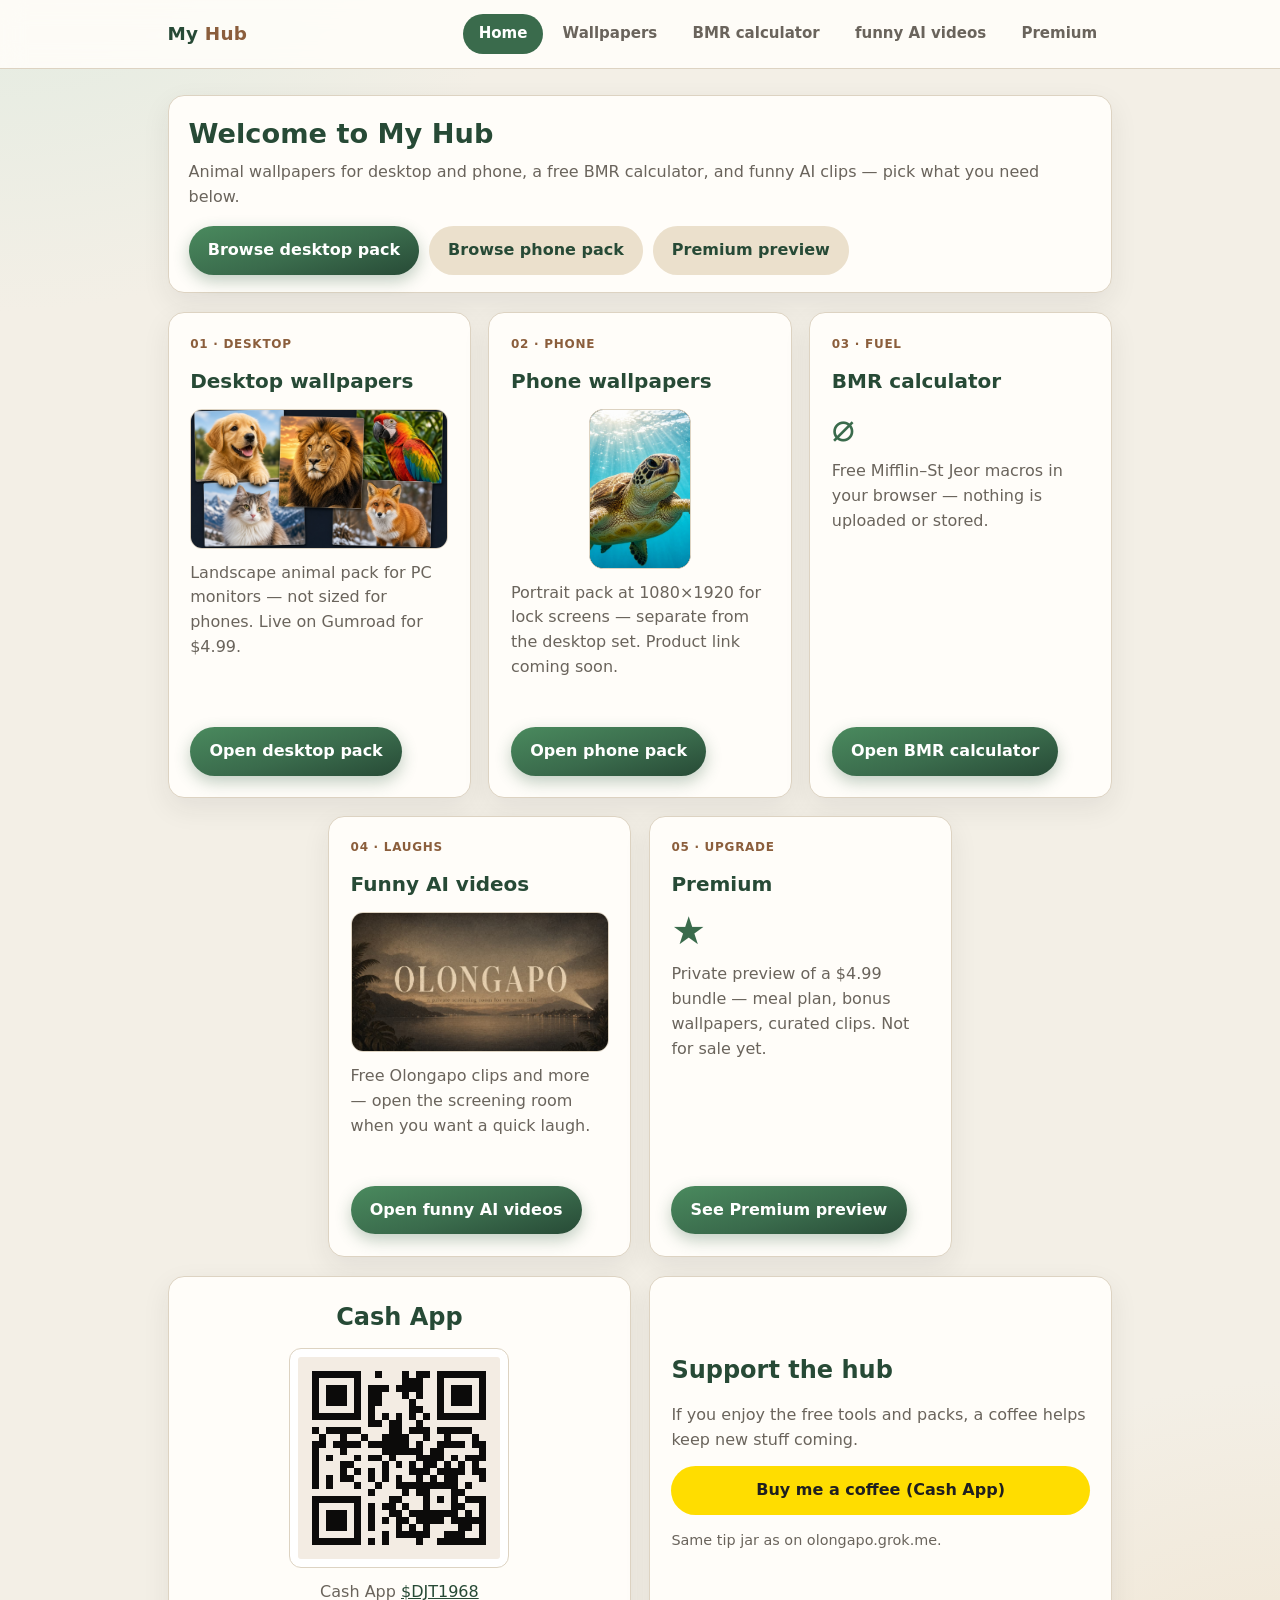
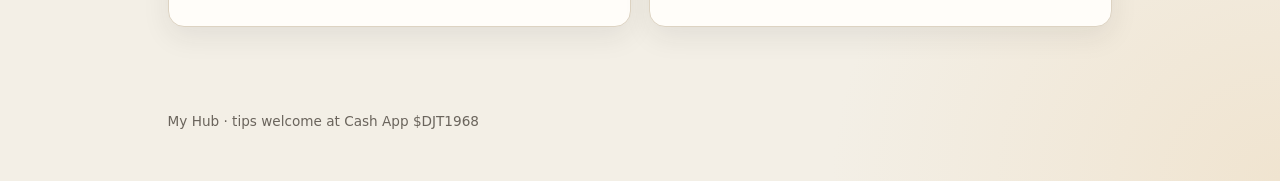
<file: index.html>
<!DOCTYPE html>
<html lang="en">
<head>
  <meta charset="UTF-8" />
  <meta name="viewport" content="width=device-width, initial-scale=1" />
  <title>Home · My Hub</title>
  <link rel="stylesheet" href="css/styles.css" />
</head>
<body>
  <header class="site-header">
    <div class="nav-wrap">
      <a class="brand" href="index.html">My <span>Hub</span></a>
      <button class="nav-toggle" type="button" aria-expanded="false" aria-controls="site-nav">Menu</button>
      <ul class="nav-links" id="site-nav">
        <li><a class="active" href="index.html">Home</a></li>
        <li><a href="wallpapers.html">Wallpapers</a></li>
        <li><a href="calculator.html">BMR calculator</a></li>
        <li><a href="videos.html">funny AI videos</a></li>
        <li><a href="premium.html">Premium</a></li>
      </ul>
    </div>
  </header>
  <main>
    <section class="hero-card hero-compact">
      <p class="hook" style="margin-top:0">Welcome to My Hub</p>
      <p class="lead">Animal wallpapers for desktop and phone, a free BMR calculator, and funny AI clips — pick what you need below.</p>
      <div class="hero-actions">
        <a class="btn btn-primary" href="wallpapers.html">Browse desktop pack</a>
        <a class="btn btn-ghost" href="phone-wallpapers.html">Browse phone pack</a>
        <a class="btn btn-ghost" href="premium.html">Premium preview</a>
      </div>
    </section>

    <section class="feature-grid feature-grid-home" aria-label="Main sections">
      <article class="card feature-card feature-wallpapers">
        <p class="feature-kicker">01 · Desktop</p>
        <h2 class="feature-title">Desktop wallpapers</h2>
        <img class="feature-thumb" src="assets/animal-wallpapers-cover.jpg" alt="Desktop animal wallpapers preview" />
        <p class="lead">Landscape animal pack for PC monitors — not sized for phones. Live on Gumroad for $4.99.</p>
        <a class="btn btn-primary" href="wallpapers.html">Open desktop pack</a>
      </article>

      <article class="card feature-card feature-phone">
        <p class="feature-kicker">02 · Phone</p>
        <h2 class="feature-title">Phone wallpapers</h2>
        <img class="feature-thumb feature-thumb-phone" src="assets/phone/phone-01-turtle.jpg" alt="Phone animal wallpapers preview" />
        <p class="lead">Portrait pack at 1080×1920 for lock screens — separate from the desktop set. Product link coming soon.</p>
        <a class="btn btn-primary" href="phone-wallpapers.html">Open phone pack</a>
      </article>

      <article class="card feature-card feature-bmr">
        <p class="feature-kicker">03 · Fuel</p>
        <h2 class="feature-title">BMR calculator</h2>
        <p class="feature-icon" aria-hidden="true">⌀</p>
        <p class="lead">Free Mifflin–St Jeor macros in your browser — nothing is uploaded or stored.</p>
        <a class="btn btn-primary" href="calculator.html">Open BMR calculator</a>
      </article>

      <article class="card feature-card feature-videos">
        <p class="feature-kicker">04 · Laughs</p>
        <h2 class="feature-title">Funny AI videos</h2>
        <img class="feature-thumb" src="assets/olongapo-og.jpg" alt="Funny AI videos preview" />
        <p class="lead">Free Olongapo clips and more — open the screening room when you want a quick laugh.</p>
        <a class="btn btn-primary" href="videos.html">Open funny AI videos</a>
      </article>

      <article class="card feature-card feature-premium">
        <p class="feature-kicker">05 · Upgrade</p>
        <h2 class="feature-title">Premium</h2>
        <p class="feature-icon" aria-hidden="true">★</p>
        <p class="lead">Private preview of a $4.99 bundle — meal plan, bonus wallpapers, curated clips. Not for sale yet.</p>
        <a class="btn btn-primary" href="premium.html">See Premium preview</a>
      </article>
    </section>

    <section class="home-grid">
      <div class="card qr-wrap">
        <h2 style="margin:0;color:var(--green-dark)">Cash App</h2>
        <img src="assets/cash-app-qr.svg" alt="Cash App QR code for $DJT1968" />
        <p class="lead" style="margin:0">Cash App <a href="https://cash.app/$DJT1968" target="_blank" rel="noopener">$DJT1968</a></p>
      </div>
      <div class="card" style="display:flex;flex-direction:column;justify-content:center;gap:0.85rem">
        <h2 style="margin:0;color:var(--green-dark)">Support the hub</h2>
        <p class="lead" style="margin:0">If you enjoy the free tools and packs, a coffee helps keep new stuff coming.</p>
        <a class="btn btn-coffee" href="https://cash.app/$DJT1968" target="_blank" rel="noopener">Buy me a coffee (Cash App)</a>
        <p class="lead" style="margin:0;font-size:0.9rem">Same tip jar as on olongapo.grok.me.</p>
      </div>
    </section>
  </main>
<footer class="site-footer"><p>My Hub · tips welcome at Cash App $DJT1968</p></footer>
  <script src="js/nav.js"></script>
</body>
</html>
</file>
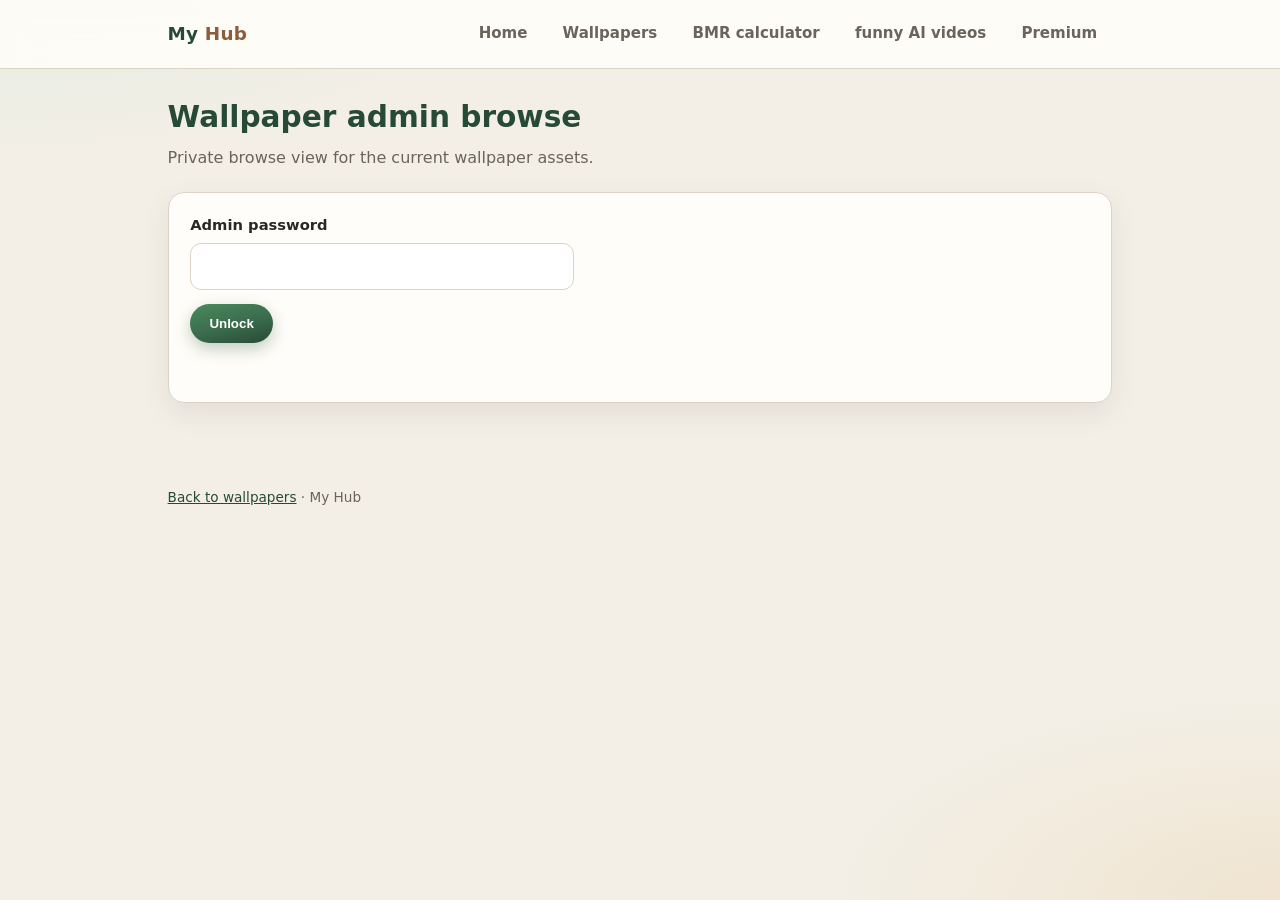
<file: admin.html>
<!DOCTYPE html>
<html lang="en">
<head>
  <meta charset="UTF-8" />
  <meta name="viewport" content="width=device-width, initial-scale=1" />
  <title>Admin Browse · My Hub</title>
  <link rel="stylesheet" href="css/styles.css" />
</head>
<body>
  <header class="site-header">
    <div class="nav-wrap">
      <a class="brand" href="index.html">My <span>Hub</span></a>
      <button class="nav-toggle" type="button" aria-expanded="false" aria-controls="site-nav">Menu</button>
      <ul class="nav-links" id="site-nav">
        <li><a href="index.html">Home</a></li>
        <li><a href="wallpapers.html">Wallpapers</a></li>
        <li><a href="calculator.html">BMR calculator</a></li>
        <li><a href="videos.html">funny AI videos</a></li>
        <li><a href="premium.html">Premium</a></li>
      </ul>
    </div>
  </header>
  <main>
    <h1 class="page-title">Wallpaper admin browse</h1>
    <p class="page-sub">Private browse view for the current wallpaper assets.</p>
    <section class="card admin-login-card">
      <form id="admin-login">
        <label for="admin-password">Admin password
          <input id="admin-password" type="password" inputmode="numeric" autocomplete="off" required />
        </label>
        <button class="btn btn-primary" type="submit">Unlock</button>
        <p id="admin-error" class="admin-error" role="alert" aria-live="polite"></p>
      </form>
    </section>
    <section id="admin-manager" class="card" hidden>
      <h2 class="gallery-heading">Current wallpaper files</h2>
      <div id="wallpaper-list" class="admin-grid"></div>
      <p class="soft-note">To permanently add or delete files, edit <code>Desktop\MyHubSite\assets</code> or the GitHub repo <code>assets</code> folder. Static Netlify has no server file admin.</p>
    </section>
  </main>
  <footer class="site-footer"><p><a href="wallpapers.html">Back to wallpapers</a> · My Hub</p></footer>
  <script src="js/nav.js"></script>
  <script src="js/admin.js"></script>
</body>
</html>
</file>
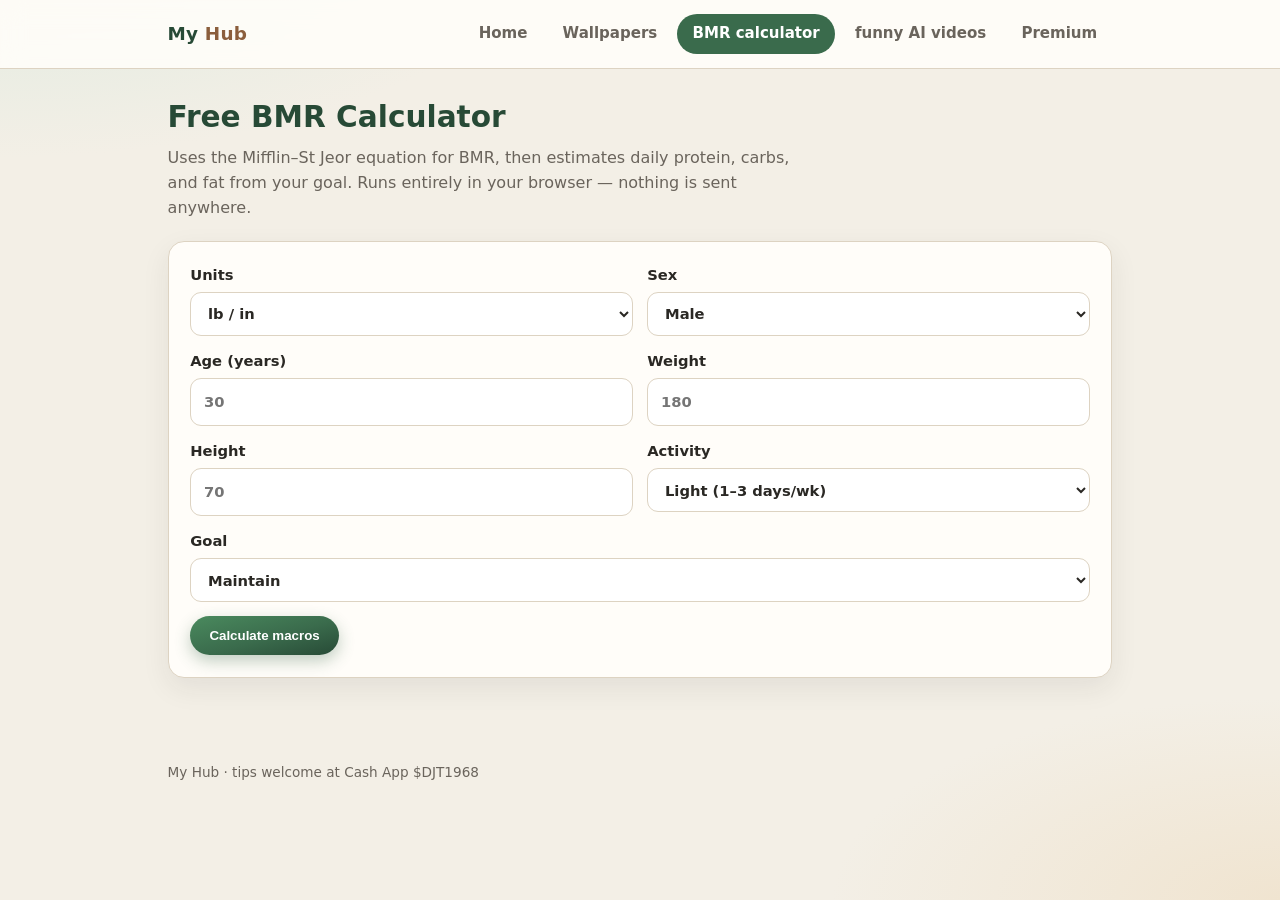
<file: calculator.html>
<!DOCTYPE html>
<html lang="en">
<head>
  <meta charset="UTF-8" />
  <meta name="viewport" content="width=device-width, initial-scale=1" />
  <title>BMR Calculator · My Hub</title>
  <link rel="stylesheet" href="css/styles.css" />
</head>
<body>
  <header class="site-header">
    <div class="nav-wrap">
      <a class="brand" href="index.html">My <span>Hub</span></a>
      <button class="nav-toggle" type="button" aria-expanded="false" aria-controls="site-nav">Menu</button>
      <ul class="nav-links" id="site-nav">
        <li><a href="index.html">Home</a></li>
        <li><a href="wallpapers.html">Wallpapers</a></li>
        <li><a class="active" href="calculator.html">BMR calculator</a></li>
        <li><a href="videos.html">funny AI videos</a></li>
        <li><a href="premium.html">Premium</a></li>
      </ul>
    </div>
  </header>
  <main>
    <h1 class="page-title">Free BMR Calculator</h1>
    <p class="page-sub">Uses the Mifflin–St Jeor equation for BMR, then estimates daily protein, carbs, and fat from your goal. Runs entirely in your browser — nothing is sent anywhere.</p>
    <section class="card">
      <form id="macro-form">
        <div class="form-grid">
          <label>Units
            <select id="unit" name="unit">
              <option value="imperial" selected>lb / in</option>
              <option value="metric">kg / cm</option>
            </select>
          </label>
          <label>Sex
            <select id="sex" name="sex">
              <option value="male">Male</option>
              <option value="female">Female</option>
            </select>
          </label>
          <label>Age (years)
            <input id="age" name="age" type="number" min="10" max="100" step="1" required placeholder="30" />
          </label>
          <label>Weight
            <input id="weight" name="weight" type="number" min="1" step="0.1" required placeholder="180" />
          </label>
          <label>Height
            <input id="height" name="height" type="number" min="1" step="0.1" required placeholder="70" />
          </label>
          <label>Activity
            <select id="activity" name="activity">
              <option value="sedentary">Sedentary</option>
              <option value="light" selected>Light (1–3 days/wk)</option>
              <option value="moderate">Moderate (3–5 days/wk)</option>
              <option value="active">Active (6–7 days/wk)</option>
              <option value="very">Very active</option>
            </select>
          </label>
          <label class="full">Goal
            <select id="goal" name="goal">
              <option value="lose">Lose fat</option>
              <option value="maintain" selected>Maintain</option>
              <option value="gain">Build muscle</option>
            </select>
          </label>
          <div class="full">
            <button class="btn btn-primary" type="submit">Calculate macros</button>
          </div>
        </div>
      </form>
      <div id="results" hidden>
        <div class="results" style="grid-template-columns:1fr;margin-bottom:0.75rem">
          <div class="result-pill"><strong id="out-cal">—</strong><span>estimated daily calories</span></div>
        </div>
        <div class="results">
          <div class="result-pill"><strong id="out-protein">—</strong><span>protein / day</span></div>
          <div class="result-pill"><strong id="out-carbs">—</strong><span>carbs / day</span></div>
          <div class="result-pill"><strong id="out-fat">—</strong><span>fat / day</span></div>
        </div>
        <p class="soft-note">Estimates only — not medical advice. Adjust to how you feel and train.</p>
      </div>
    </section>
  </main>
<footer class="site-footer"><p>My Hub · tips welcome at Cash App $DJT1968</p></footer>
  <script src="js/nav.js"></script>
  <script src="js/calculator.js"></script>
</body>
</html>
</file>
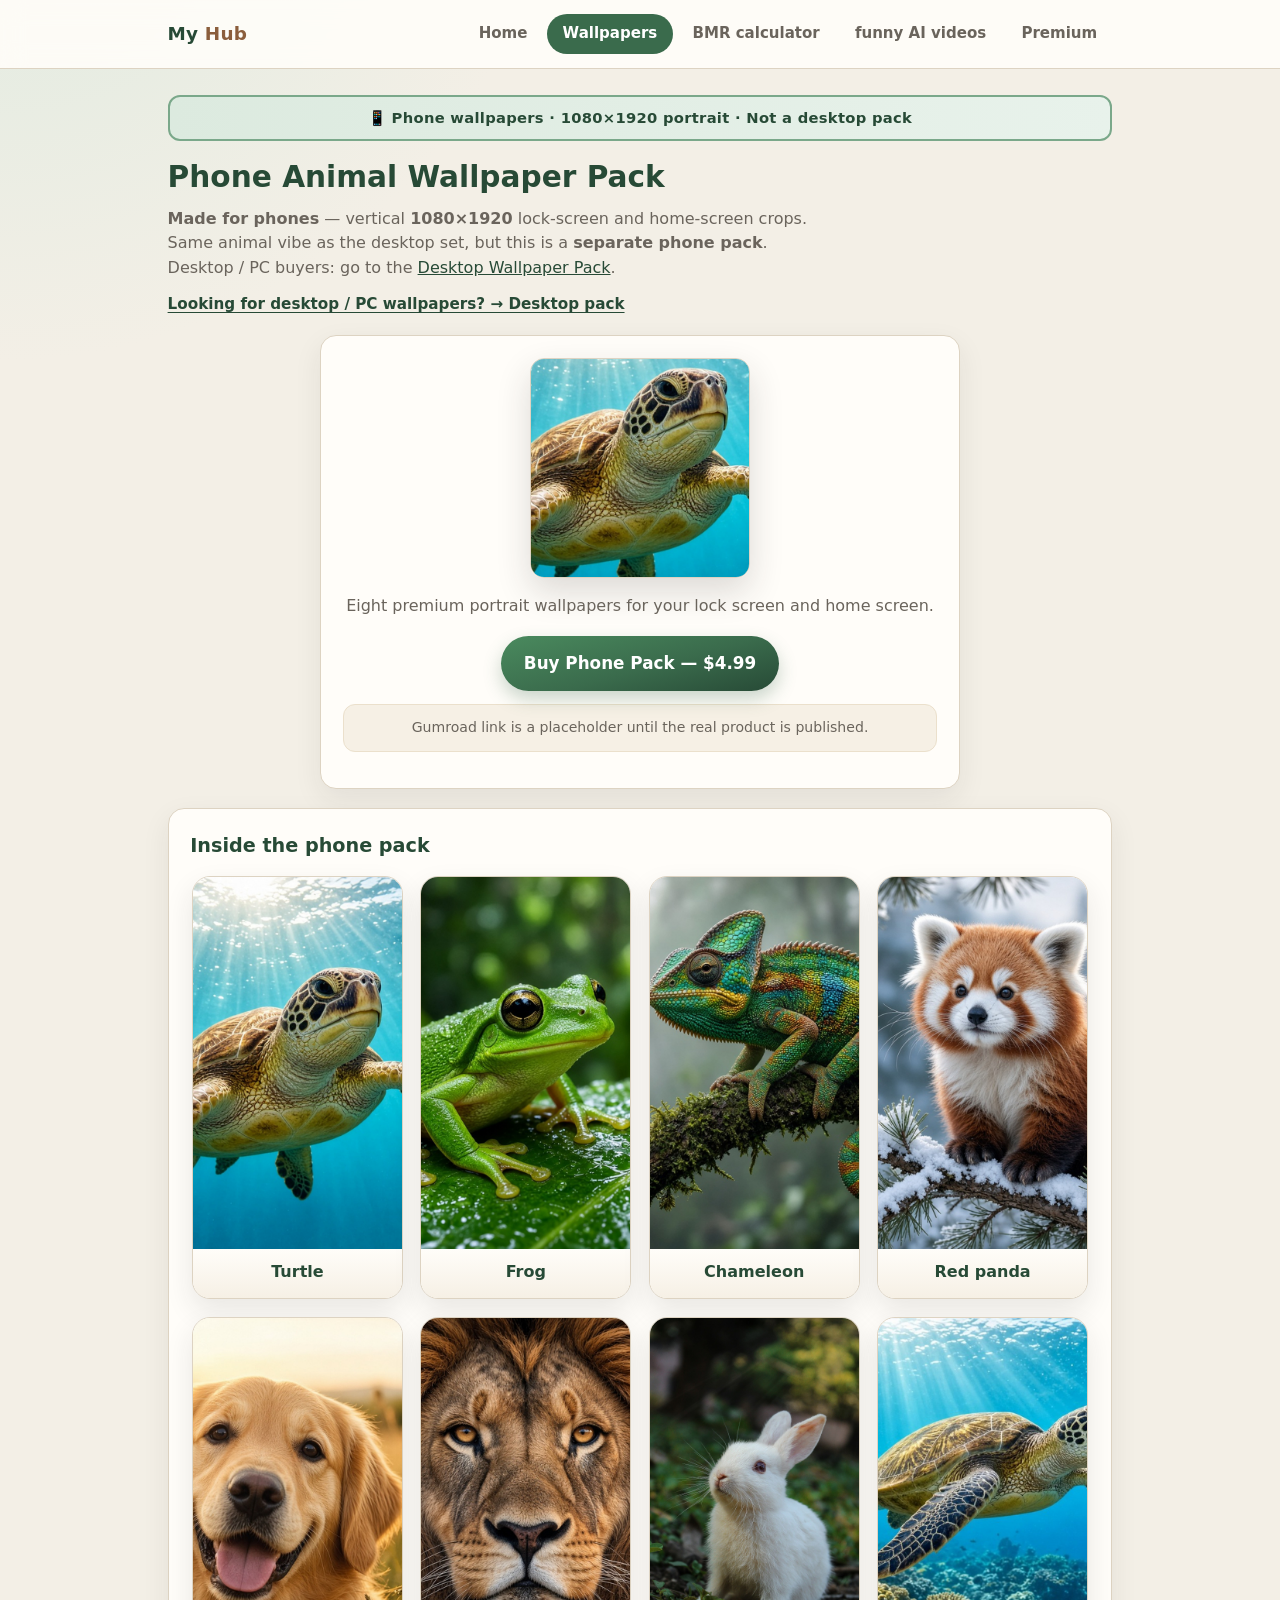
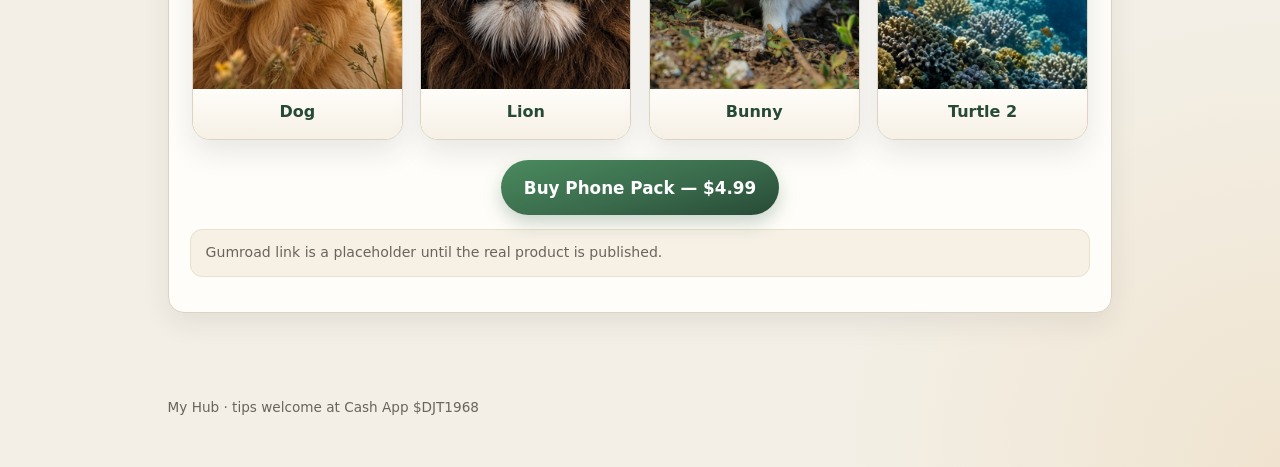
<file: phone-wallpapers.html>
<!DOCTYPE html>
<html lang="en">
<head>
  <meta charset="UTF-8" />
  <meta name="viewport" content="width=device-width, initial-scale=1" />
  <title>Phone Animal Wallpapers · My Hub</title>
  <link rel="stylesheet" href="css/styles.css" />
</head>
<body>
  <header class="site-header">
    <div class="nav-wrap">
      <a class="brand" href="index.html">My <span>Hub</span></a>
      <button class="nav-toggle" type="button" aria-expanded="false" aria-controls="site-nav">Menu</button>
      <ul class="nav-links" id="site-nav">
        <li><a href="index.html">Home</a></li>
        <li><a class="active" href="wallpapers.html">Wallpapers</a></li>
        <li><a href="calculator.html">BMR calculator</a></li>
        <li><a href="videos.html">funny AI videos</a></li>
        <li><a href="premium.html">Premium</a></li>
      </ul>
    </div>
  </header>
  <main>
    <p class="device-banner device-banner-phone" role="status">📱 Phone wallpapers · 1080×1920 portrait · Not a desktop pack</p>
    <h1 class="page-title">Phone Animal Wallpaper Pack</h1>
    <p class="page-sub"><strong>Made for phones</strong> — vertical <strong>1080×1920</strong> lock-screen and home-screen crops. Same animal vibe as the desktop set, but this is a <strong>separate phone pack</strong>. Desktop / PC buyers: go to the <a href="wallpapers.html">Desktop Wallpaper Pack</a>.</p>
    <p class="pack-switch"><a href="wallpapers.html">Looking for desktop / PC wallpapers? → Desktop pack</a></p>

    <section class="card wallpaper-hero">
      <img class="cover phone-cover" src="assets/phone/phone-01-turtle.jpg" alt="Animal Phone Wallpaper Pack preview" />
      <p class="wallpaper-blurb">Eight premium portrait wallpapers for your lock screen and home screen.</p>
      <a class="btn btn-primary btn-buy" href="https://gumroad.com/l/PLACEHOLDER-phone-wallpaper-pack" target="_blank" rel="noopener">Buy Phone Pack — $4.99</a>
      <p class="soft-note">Gumroad link is a placeholder until the real product is published.</p>
    </section>

    <section class="card">
      <h2 class="gallery-heading">Inside the phone pack</h2>
      <div class="wallpaper-gallery phone-gallery">
        <figure class="wallpaper-card phone-card"><img src="assets/phone/phone-01-turtle.jpg" alt="Phone turtle wallpaper" loading="lazy" /><figcaption>Turtle</figcaption></figure>
        <figure class="wallpaper-card phone-card"><img src="assets/phone/phone-02-frog.jpg" alt="Phone frog wallpaper" loading="lazy" /><figcaption>Frog</figcaption></figure>
        <figure class="wallpaper-card phone-card"><img src="assets/phone/phone-03-chameleon.jpg" alt="Phone chameleon wallpaper" loading="lazy" /><figcaption>Chameleon</figcaption></figure>
        <figure class="wallpaper-card phone-card"><img src="assets/phone/phone-04-red-panda.jpg" alt="Phone red panda wallpaper" loading="lazy" /><figcaption>Red panda</figcaption></figure>
        <figure class="wallpaper-card phone-card"><img src="assets/phone/phone-05-dog.jpg" alt="Phone dog wallpaper" loading="lazy" /><figcaption>Dog</figcaption></figure>
        <figure class="wallpaper-card phone-card"><img src="assets/phone/phone-06-lion.jpg" alt="Phone lion wallpaper" loading="lazy" /><figcaption>Lion</figcaption></figure>
        <figure class="wallpaper-card phone-card"><img src="assets/phone/phone-07-bunny.jpg" alt="Phone bunny wallpaper" loading="lazy" /><figcaption>Bunny</figcaption></figure>
        <figure class="wallpaper-card phone-card"><img src="assets/phone/phone-08-turtle-alt.jpg" alt="Phone turtle wallpaper alternate" loading="lazy" /><figcaption>Turtle 2</figcaption></figure>
      </div>
      <div class="buy-row">
        <a class="btn btn-primary btn-buy" href="https://gumroad.com/l/PLACEHOLDER-phone-wallpaper-pack" target="_blank" rel="noopener">Buy Phone Pack — $4.99</a>
      </div>
      <p class="soft-note">Gumroad link is a placeholder until the real product is published.</p>
    </section>
  </main>
<footer class="site-footer"><p>My Hub · tips welcome at Cash App $DJT1968</p></footer>
  <script src="js/nav.js"></script>
  <script src="js/lightbox.js"></script>
</body>
</html>
</file>
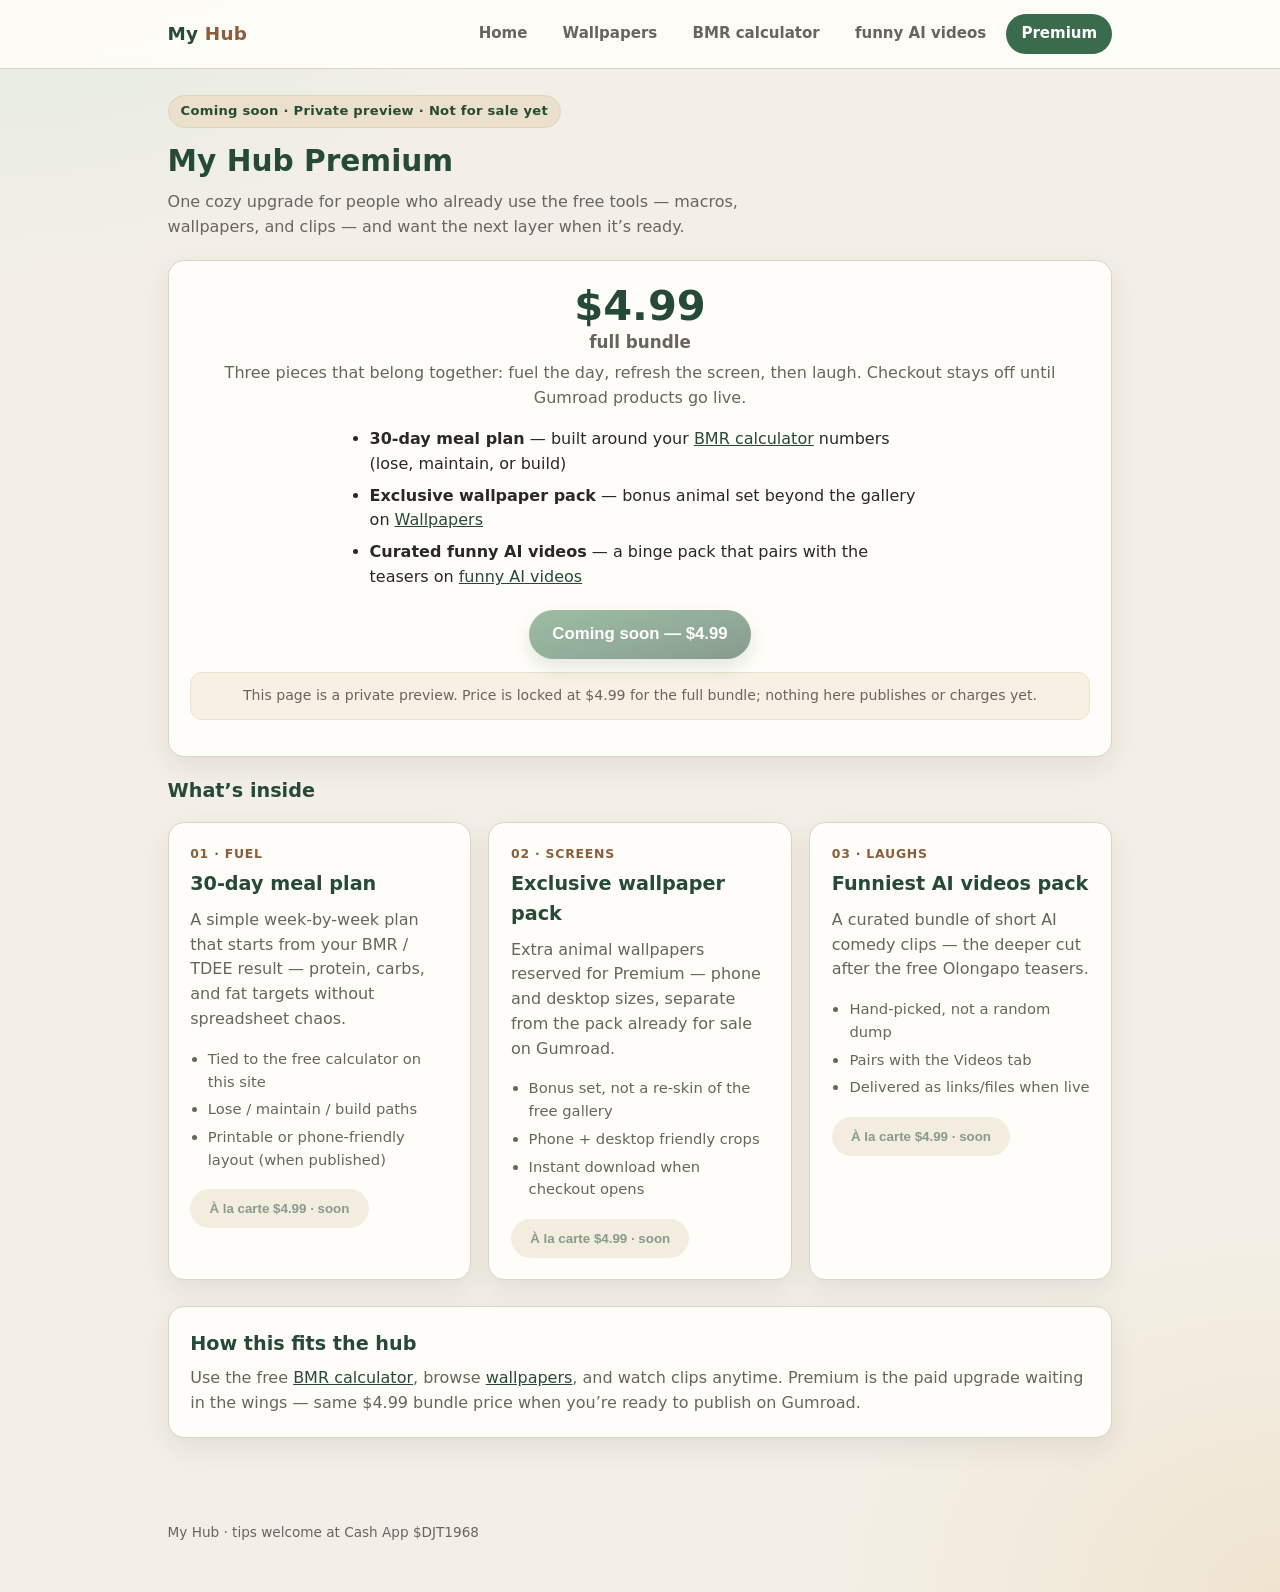
<file: premium.html>
<!DOCTYPE html>
<html lang="en">
<head>
  <meta charset="UTF-8" />
  <meta name="viewport" content="width=device-width, initial-scale=1" />
  <title>Premium · My Hub</title>
  <link rel="stylesheet" href="css/styles.css" />
</head>
<body>
  <header class="site-header">
    <div class="nav-wrap">
      <a class="brand" href="index.html">My <span>Hub</span></a>
      <button class="nav-toggle" type="button" aria-expanded="false" aria-controls="site-nav">Menu</button>
      <ul class="nav-links" id="site-nav">
        <li><a href="index.html">Home</a></li>
        <li><a href="wallpapers.html">Wallpapers</a></li>
        <li><a href="calculator.html">BMR calculator</a></li>
        <li><a href="videos.html">funny AI videos</a></li>
        <li><a class="active" href="premium.html">Premium</a></li>
      </ul>
    </div>
  </header>
  <main>
    <p class="premium-badge">Coming soon · Private preview · Not for sale yet</p>
    <h1 class="page-title">My Hub Premium</h1>
    <p class="page-sub">One cozy upgrade for people who already use the free tools — macros, wallpapers, and clips — and want the next layer when it’s ready.</p>

    <section class="card premium-hero">
      <p class="premium-price"><span>$4.99</span> full bundle</p>
      <p class="lead" style="margin:0.4rem 0 1rem">Three pieces that belong together: fuel the day, refresh the screen, then laugh. Checkout stays off until Gumroad products go live.</p>
      <ul class="premium-includes">
        <li><strong>30-day meal plan</strong> — built around your <a href="calculator.html">BMR calculator</a> numbers (lose, maintain, or build)</li>
        <li><strong>Exclusive wallpaper pack</strong> — bonus animal set beyond the gallery on <a href="wallpapers.html">Wallpapers</a></li>
        <li><strong>Curated funny AI videos</strong> — a binge pack that pairs with the teasers on <a href="videos.html">funny AI videos</a></li>
      </ul>
      <button class="btn btn-primary btn-buy" type="button" disabled aria-disabled="true">Coming soon — $4.99</button>
      <p class="soft-note">This page is a private preview. Price is locked at $4.99 for the full bundle; nothing here publishes or charges yet.</p>
    </section>

    <h2 class="gallery-heading">What’s inside</h2>
    <section class="premium-grid">
      <article class="card premium-item">
        <p class="premium-item-label">01 · Fuel</p>
        <h2>30-day meal plan</h2>
        <p class="lead">A simple week-by-week plan that starts from your BMR / TDEE result — protein, carbs, and fat targets without spreadsheet chaos.</p>
        <ul class="premium-bullets">
          <li>Tied to the free calculator on this site</li>
          <li>Lose / maintain / build paths</li>
          <li>Printable or phone-friendly layout (when published)</li>
        </ul>
        <button class="btn btn-ghost" type="button" disabled aria-disabled="true">À la carte $4.99 · soon</button>
      </article>
      <article class="card premium-item">
        <p class="premium-item-label">02 · Screens</p>
        <h2>Exclusive wallpaper pack</h2>
        <p class="lead">Extra animal wallpapers reserved for Premium — phone and desktop sizes, separate from the pack already for sale on Gumroad.</p>
        <ul class="premium-bullets">
          <li>Bonus set, not a re-skin of the free gallery</li>
          <li>Phone + desktop friendly crops</li>
          <li>Instant download when checkout opens</li>
        </ul>
        <button class="btn btn-ghost" type="button" disabled aria-disabled="true">À la carte $4.99 · soon</button>
      </article>
      <article class="card premium-item">
        <p class="premium-item-label">03 · Laughs</p>
        <h2>Funniest AI videos pack</h2>
        <p class="lead">A curated bundle of short AI comedy clips — the deeper cut after the free Olongapo teasers.</p>
        <ul class="premium-bullets">
          <li>Hand-picked, not a random dump</li>
          <li>Pairs with the Videos tab</li>
          <li>Delivered as links/files when live</li>
        </ul>
        <button class="btn btn-ghost" type="button" disabled aria-disabled="true">À la carte $4.99 · soon</button>
      </article>
    </section>

    <section class="card" style="margin-top:0.4rem">
      <h2 class="gallery-heading" style="margin-bottom:0.5rem">How this fits the hub</h2>
      <p class="lead" style="margin:0">Use the free <a href="calculator.html">BMR calculator</a>, browse <a href="wallpapers.html">wallpapers</a>, and watch clips anytime. Premium is the paid upgrade waiting in the wings — same $4.99 bundle price when you’re ready to publish on Gumroad.</p>
    </section>
  </main>
<footer class="site-footer"><p>My Hub · tips welcome at Cash App $DJT1968</p></footer>
  <script src="js/nav.js"></script>
</body>
</html>
</file>
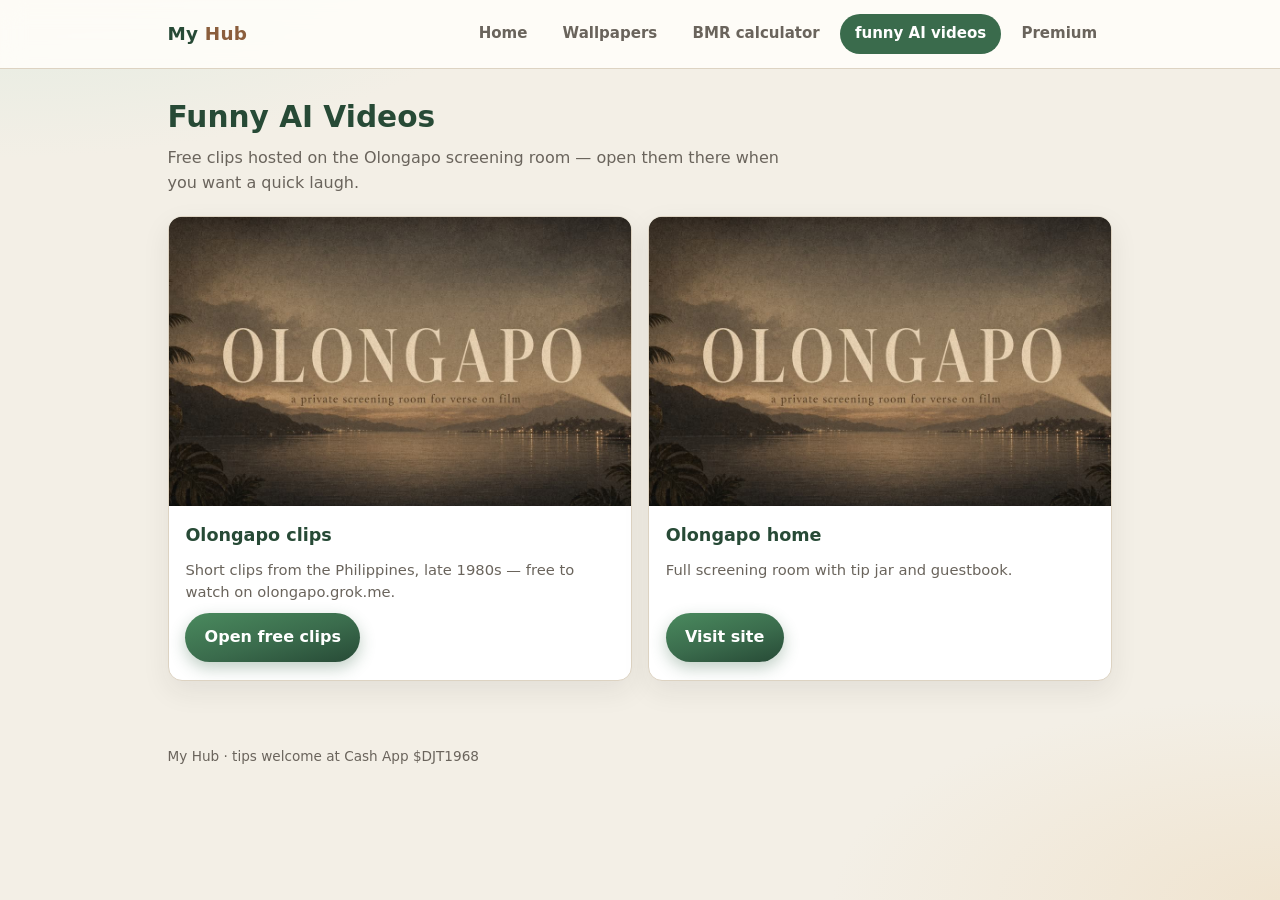
<file: videos.html>
<!DOCTYPE html>
<html lang="en">
<head>
  <meta charset="UTF-8" />
  <meta name="viewport" content="width=device-width, initial-scale=1" />
  <title>Funny AI Videos · My Hub</title>
  <link rel="stylesheet" href="css/styles.css" />
</head>
<body>
  <header class="site-header">
    <div class="nav-wrap">
      <a class="brand" href="index.html">My <span>Hub</span></a>
      <button class="nav-toggle" type="button" aria-expanded="false" aria-controls="site-nav">Menu</button>
      <ul class="nav-links" id="site-nav">
        <li><a href="index.html">Home</a></li>
        <li><a href="wallpapers.html">Wallpapers</a></li>
        <li><a href="calculator.html">BMR calculator</a></li>
        <li><a class="active" href="videos.html">funny AI videos</a></li>
        <li><a href="premium.html">Premium</a></li>
      </ul>
    </div>
  </header>
  <main>
    <h1 class="page-title">Funny AI Videos</h1>
    <p class="page-sub">Free clips hosted on the Olongapo screening room — open them there when you want a quick laugh.</p>
    <section class="video-grid">
      <article class="video-card">
        <img src="assets/olongapo-og.jpg" alt="Olongapo screening room" />
        <div class="body">
          <h2>Olongapo clips</h2>
          <p>Short clips from the Philippines, late 1980s — free to watch on olongapo.grok.me.</p>
          <a class="btn btn-primary" href="https://olongapo.grok.me/#clips" target="_blank" rel="noopener">Open free clips</a>
        </div>
      </article>
      <article class="video-card">
        <img src="assets/olongapo-og.jpg" alt="Olongapo home" />
        <div class="body">
          <h2>Olongapo home</h2>
          <p>Full screening room with tip jar and guestbook.</p>
          <a class="btn btn-primary" href="https://olongapo.grok.me/" target="_blank" rel="noopener">Visit site</a>
        </div>
      </article>
    </section>
  </main>
<footer class="site-footer"><p>My Hub · tips welcome at Cash App $DJT1968</p></footer>
  <script src="js/nav.js"></script>
</body>
</html>
</file>
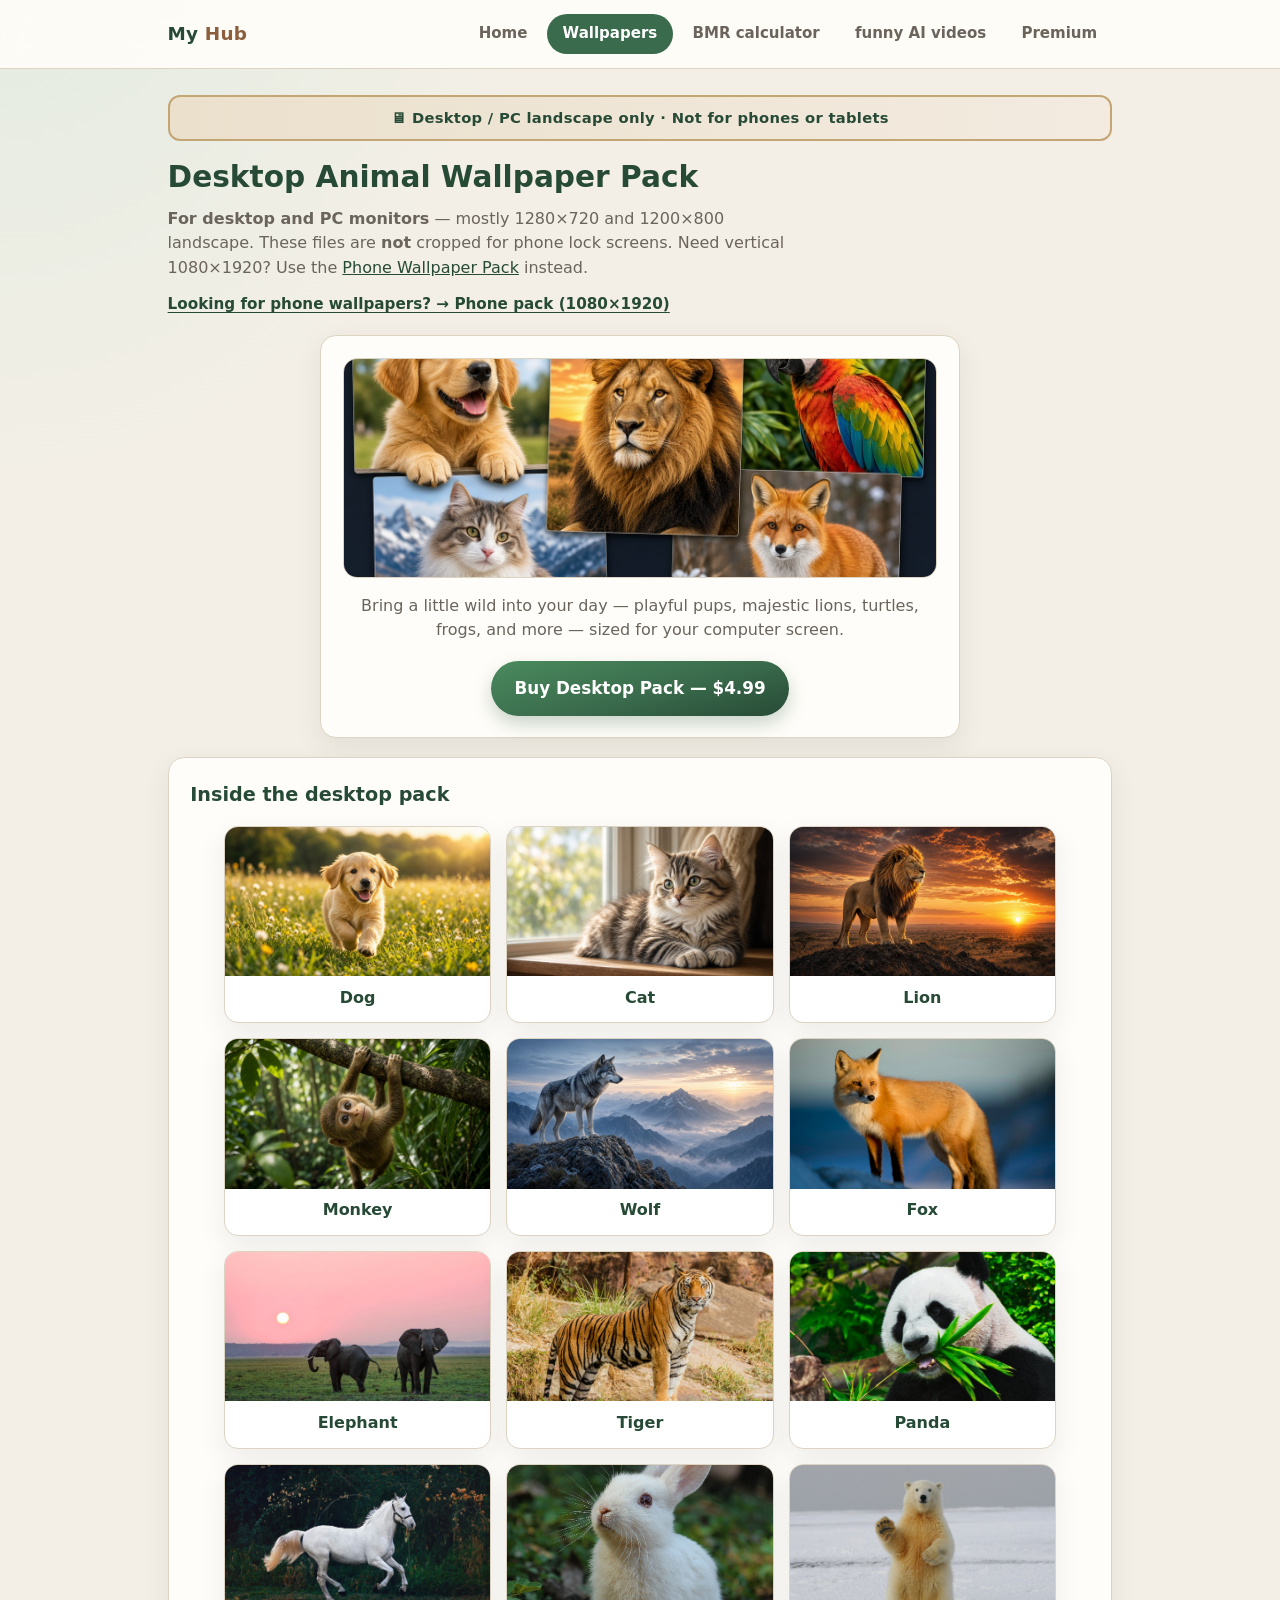
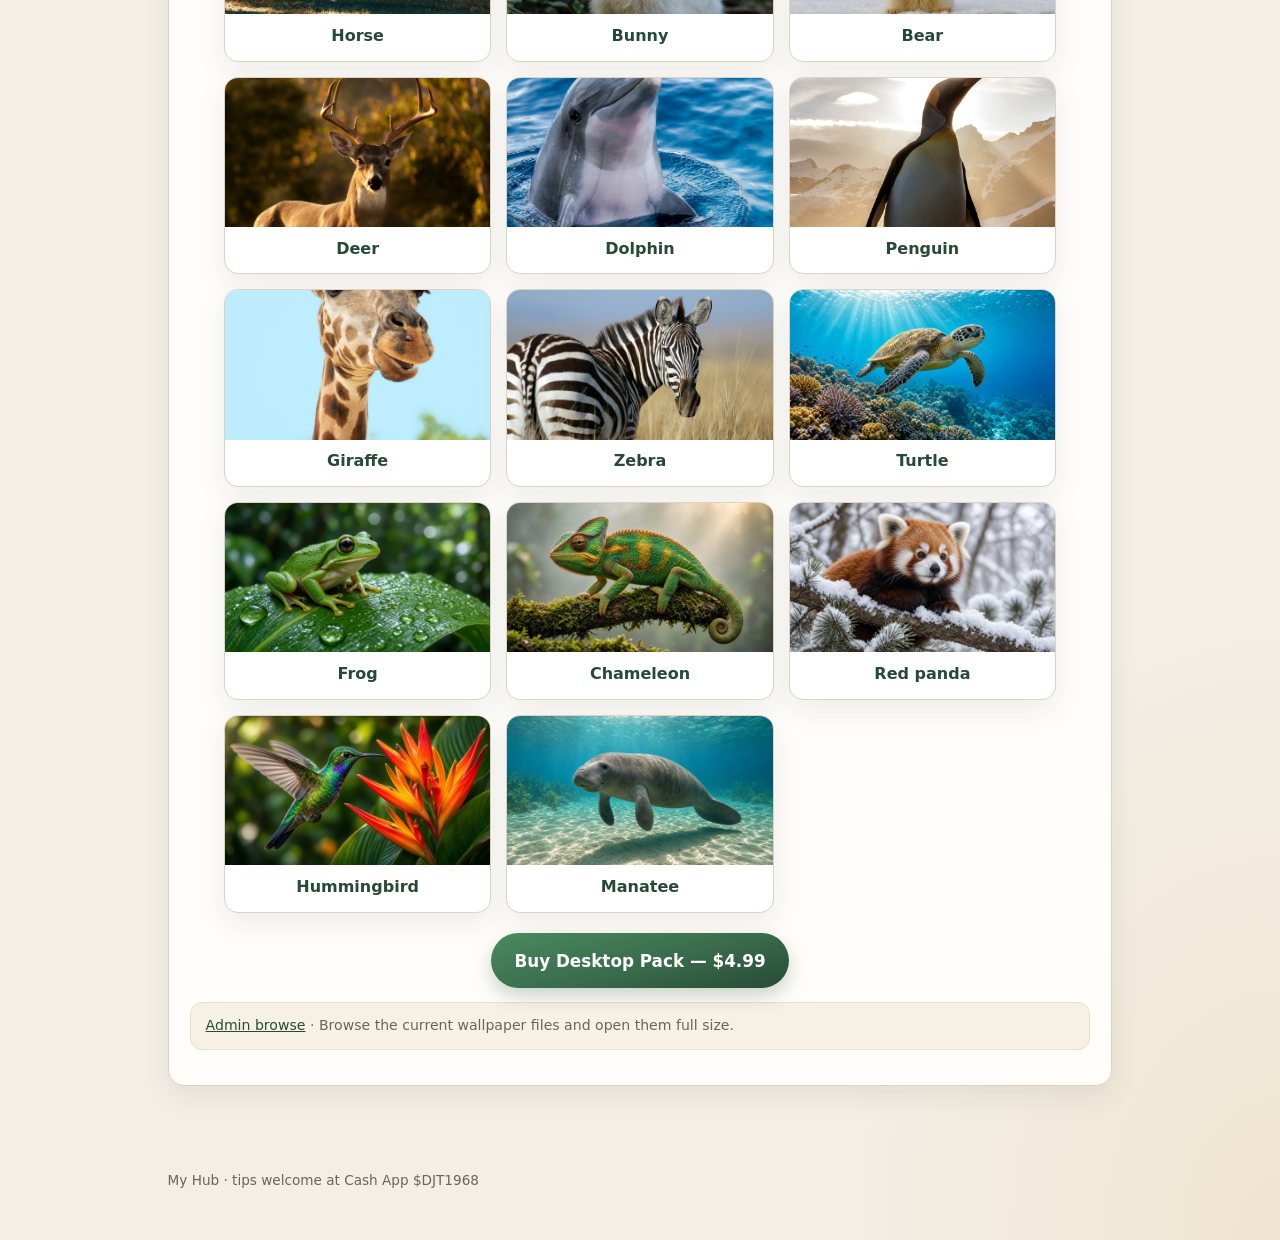
<file: wallpapers.html>
<!DOCTYPE html>
<html lang="en">
<head>
  <meta charset="UTF-8" />
  <meta name="viewport" content="width=device-width, initial-scale=1" />
  <title>Desktop Animal Wallpapers · My Hub</title>
  <link rel="stylesheet" href="css/styles.css" />
</head>
<body>
  <header class="site-header">
    <div class="nav-wrap">
      <a class="brand" href="index.html">My <span>Hub</span></a>
      <button class="nav-toggle" type="button" aria-expanded="false" aria-controls="site-nav">Menu</button>
      <ul class="nav-links" id="site-nav">
        <li><a href="index.html">Home</a></li>
        <li><a class="active" href="wallpapers.html">Wallpapers</a></li>
        <li><a href="calculator.html">BMR calculator</a></li>
        <li><a href="videos.html">funny AI videos</a></li>
        <li><a href="premium.html">Premium</a></li>
      </ul>
    </div>
  </header>
  <main>
    <p class="device-banner device-banner-desktop" role="status">🖥 Desktop / PC landscape only · Not for phones or tablets</p>
    <h1 class="page-title">Desktop Animal Wallpaper Pack</h1>
    <p class="page-sub"><strong>For desktop and PC monitors</strong> — mostly 1280×720 and 1200×800 landscape. These files are <strong>not</strong> cropped for phone lock screens. Need vertical 1080×1920? Use the <a href="phone-wallpapers.html">Phone Wallpaper Pack</a> instead.</p>
    <p class="pack-switch"><a href="phone-wallpapers.html">Looking for phone wallpapers? → Phone pack (1080×1920)</a></p>

    <section class="card wallpaper-hero">
      <img class="cover" src="assets/animal-wallpapers-cover.jpg" alt="Desktop Animal Wallpapers Pack cover" />
      <p class="wallpaper-blurb">Bring a little wild into your day — playful pups, majestic lions, turtles, frogs, and more — sized for your computer screen.</p>
      <a class="btn btn-primary btn-buy" href="https://ubiquity804.gumroad.com/l/qscvm" target="_blank" rel="noopener">Buy Desktop Pack — $4.99</a>
    </section>
    <section class="card">
      <h2 class="gallery-heading">Inside the desktop pack</h2>
      <div class="wallpaper-gallery">
        <figure class="wallpaper-card"><img src="assets/wallpaper-01-dog.jpg" alt="Playful dog wallpaper" loading="lazy" /><figcaption>Dog</figcaption></figure>
        <figure class="wallpaper-card"><img src="assets/wallpaper-02-cat.jpg" alt="Cute cat wallpaper" loading="lazy" /><figcaption>Cat</figcaption></figure>
        <figure class="wallpaper-card"><img src="assets/wallpaper-03-lion.jpg" alt="Majestic lion wallpaper" loading="lazy" /><figcaption>Lion</figcaption></figure>
        <figure class="wallpaper-card"><img src="assets/wallpaper-04-monkey.jpg" alt="Cute monkey wallpaper" loading="lazy" /><figcaption>Monkey</figcaption></figure>
        <figure class="wallpaper-card"><img src="assets/wallpaper-05-wolf.jpg" alt="Majestic wolf wallpaper" loading="lazy" /><figcaption>Wolf</figcaption></figure>
        <figure class="wallpaper-card"><img src="assets/wallpaper-06-fox.jpg" alt="Fox wallpaper" loading="lazy" /><figcaption>Fox</figcaption></figure>
        <figure class="wallpaper-card"><img src="assets/wallpaper-07-elephant.jpg" alt="Elephant wallpaper" loading="lazy" /><figcaption>Elephant</figcaption></figure>
        <figure class="wallpaper-card"><img src="assets/wallpaper-09-tiger.jpg" alt="Tiger wallpaper" loading="lazy" /><figcaption>Tiger</figcaption></figure>
        <figure class="wallpaper-card"><img src="assets/wallpaper-10-panda.jpg" alt="Panda wallpaper" loading="lazy" /><figcaption>Panda</figcaption></figure>
        <figure class="wallpaper-card"><img src="assets/wallpaper-11-horse.jpg" alt="Horse wallpaper" loading="lazy" /><figcaption>Horse</figcaption></figure>
        <figure class="wallpaper-card"><img src="assets/wallpaper-12-bunny.jpg" alt="Bunny wallpaper" loading="lazy" /><figcaption>Bunny</figcaption></figure>
        <figure class="wallpaper-card"><img src="assets/wallpaper-13-bear.jpg" alt="Bear wallpaper" loading="lazy" /><figcaption>Bear</figcaption></figure>
        <figure class="wallpaper-card"><img src="assets/wallpaper-14-deer.jpg" alt="Deer wallpaper" loading="lazy" /><figcaption>Deer</figcaption></figure>
        <figure class="wallpaper-card"><img src="assets/wallpaper-16-dolphin.jpg" alt="Dolphin wallpaper" loading="lazy" /><figcaption>Dolphin</figcaption></figure>
        <figure class="wallpaper-card"><img src="assets/wallpaper-17-penguin.jpg" alt="Penguin wallpaper" loading="lazy" /><figcaption>Penguin</figcaption></figure>
        <figure class="wallpaper-card"><img src="assets/wallpaper-18-giraffe.jpg" alt="Giraffe wallpaper" loading="lazy" /><figcaption>Giraffe</figcaption></figure>
        <figure class="wallpaper-card"><img src="assets/wallpaper-19-zebra.jpg" alt="Zebra wallpaper" loading="lazy" /><figcaption>Zebra</figcaption></figure>
        <figure class="wallpaper-card"><img src="assets/wallpaper-21-turtle.jpg" alt="Sea turtle wallpaper" loading="lazy" /><figcaption>Turtle</figcaption></figure>
        <figure class="wallpaper-card"><img src="assets/wallpaper-22-frog.jpg" alt="Tree frog wallpaper" loading="lazy" /><figcaption>Frog</figcaption></figure>
        <figure class="wallpaper-card"><img src="assets/wallpaper-23-chameleon.jpg" alt="Chameleon wallpaper" loading="lazy" /><figcaption>Chameleon</figcaption></figure>
        <figure class="wallpaper-card"><img src="assets/wallpaper-24-red-panda.jpg" alt="Red panda wallpaper" loading="lazy" /><figcaption>Red panda</figcaption></figure>
        <figure class="wallpaper-card"><img src="assets/wallpaper-25-hummingbird.jpg" alt="Hummingbird wallpaper" loading="lazy" /><figcaption>Hummingbird</figcaption></figure>
        <figure class="wallpaper-card"><img src="assets/wallpaper-26-manatee.jpg" alt="Manatee wallpaper" loading="lazy" /><figcaption>Manatee</figcaption></figure>
      </div>
      <div class="buy-row">
        <a class="btn btn-primary btn-buy" href="https://ubiquity804.gumroad.com/l/qscvm" target="_blank" rel="noopener">Buy Desktop Pack — $4.99</a>
      </div>
      <p class="soft-note admin-note"><a href="admin.html">Admin browse</a> · Browse the current wallpaper files and open them full size.</p>
    </section>
  </main>
<footer class="site-footer"><p>My Hub · tips welcome at Cash App $DJT1968</p></footer>
  <script src="js/nav.js"></script>
  <script src="js/lightbox.js"></script>
</body>
</html>
</file>
<file: css/styles.css>
:root {
  --bg: #f3efe6;
  --bg-card: #fffdf9;
  --ink: #2a2824;
  --muted: #6a645c;
  --green: #3a6b4c;
  --green-dark: #274a36;
  --earth: #c4a574;
  --earth-soft: #ebe0cc;
  --accent: #8b5e3c;
  --border: #ddd3c2;
  --shadow: 0 10px 28px rgba(42, 40, 36, 0.08);
  --radius: 16px;
  --max: 980px;
  --nav-h: 68px;
  font-family: "Segoe UI", system-ui, -apple-system, sans-serif;
}
*, *::before, *::after { box-sizing: border-box; }
html { scroll-behavior: smooth; }
body {
  margin: 0;
  color: var(--ink);
  background:
    radial-gradient(ellipse 80% 50% at 0% -10%, #dceadf 0%, transparent 55%),
    radial-gradient(ellipse 70% 45% at 100% 100%, #f0e4d0 0%, transparent 50%),
    var(--bg);
  min-height: 100vh;
  line-height: 1.55;
}
a { color: var(--green-dark); }
a:hover { color: var(--accent); }

.site-header {
  position: sticky;
  top: 0;
  z-index: 50;
  background: rgba(255, 253, 249, 0.9);
  backdrop-filter: blur(12px);
  border-bottom: 1px solid var(--border);
}
.nav-wrap {
  max-width: var(--max);
  margin: 0 auto;
  padding: 0 1.1rem;
  min-height: var(--nav-h);
  display: flex;
  align-items: center;
  justify-content: space-between;
  gap: 1rem;
}
.brand {
  font-weight: 800;
  font-size: 1.15rem;
  color: var(--green-dark);
  text-decoration: none;
  letter-spacing: 0.01em;
}
.brand span { color: var(--accent); }
.nav-toggle {
  display: none;
  border: 1px solid var(--border);
  background: var(--bg-card);
  border-radius: 10px;
  padding: 0.5rem 0.8rem;
  cursor: pointer;
  color: var(--ink);
  font-weight: 600;
}
.nav-links {
  display: flex;
  flex-wrap: wrap;
  gap: 0.3rem;
  list-style: none;
  margin: 0;
  padding: 0;
}
.nav-links a {
  display: block;
  padding: 0.5rem 0.95rem;
  border-radius: 999px;
  text-decoration: none;
  color: var(--muted);
  font-weight: 650;
  font-size: 0.94rem;
  transition: background 0.15s ease, color 0.15s ease;
}
.nav-links a:hover { background: var(--earth-soft); color: var(--green-dark); }
.nav-links a.active {
  background: var(--green);
  color: #fff;
}
.nav-links a.active:hover { background: var(--green-dark); color: #fff; }

main {
  max-width: var(--max);
  margin: 0 auto;
  padding: 1.6rem 1.1rem 3.2rem;
}
.hero-card, .card {
  background: var(--bg-card);
  border: 1px solid var(--border);
  border-radius: var(--radius);
  box-shadow: var(--shadow);
  padding: 1.35rem;
  margin-bottom: 1.2rem;
}
.hero-media {
  width: 100%;
  aspect-ratio: 16 / 9;
  border-radius: 14px;
  object-fit: cover;
  display: block;
  border: 1px solid var(--border);
  background: #1e2a22;
}
.hook {
  margin: 1.05rem 0 0.3rem;
  font-size: clamp(1.2rem, 2.5vw, 1.45rem);
  font-weight: 800;
  color: var(--green-dark);
}
.lead { color: var(--muted); margin: 0 0 1rem; }
.home-grid {
  display: grid;
  grid-template-columns: 1fr 1fr;
  gap: 1.1rem;
}
.qr-wrap {
  display: flex;
  flex-direction: column;
  align-items: center;
  gap: 0.75rem;
  text-align: center;
}
.qr-wrap img {
  width: min(220px, 100%);
  height: auto;
  border-radius: 12px;
  border: 1px solid var(--border);
  background: #fff;
  padding: 0.5rem;
}
.btn {
  display: inline-flex;
  align-items: center;
  justify-content: center;
  gap: 0.4rem;
  padding: 0.75rem 1.2rem;
  border-radius: 999px;
  border: none;
  font-weight: 750;
  text-decoration: none;
  cursor: pointer;
  transition: transform 0.12s ease, background 0.12s ease, box-shadow 0.12s ease;
}
.btn:hover { transform: translateY(-1px); }
.btn-primary {
  background: linear-gradient(165deg, #4a8a5e 0%, var(--green) 55%, var(--green-dark) 100%);
  color: #fff;
  box-shadow: 0 6px 16px rgba(58, 107, 76, 0.32);
}
.btn-primary:hover {
  background: linear-gradient(165deg, var(--green) 0%, var(--green-dark) 100%);
  color: #fff;
  box-shadow: 0 10px 22px rgba(39, 74, 54, 0.4);
}
.btn-coffee { background: #ffdd00; color: #1f1f1f; }
.btn-ghost { background: var(--earth-soft); color: var(--green-dark); }
.btn-buy {
  font-size: 1.05rem;
  padding: 0.9rem 1.45rem;
  box-shadow: 0 8px 18px rgba(61, 107, 79, 0.28);
}
.page-title {
  margin: 0 0 0.35rem;
  font-size: clamp(1.5rem, 3vw, 1.85rem);
  color: var(--green-dark);
}
.page-sub { margin: 0 0 1.3rem; color: var(--muted); max-width: 40rem; }
.cover {
  width: 100%;
  border-radius: 14px;
  display: block;
  border: 1px solid var(--border);
}
.soft-note {
  font-size: 0.88rem;
  color: var(--muted);
  background: #f6f0e5;
  border: 1px solid var(--earth-soft);
  border-radius: 12px;
  padding: 0.75rem 0.9rem;
  margin-top: 0.85rem;
}
.form-grid {
  display: grid;
  grid-template-columns: 1fr 1fr;
  gap: 0.9rem;
}
.form-grid .full { grid-column: 1 / -1; }
label {
  display: flex;
  flex-direction: column;
  gap: 0.35rem;
  font-weight: 650;
  font-size: 0.92rem;
}
input, select {
  padding: 0.7rem 0.8rem;
  border-radius: 11px;
  border: 1px solid var(--border);
  background: #fff;
  font: inherit;
  color: var(--ink);
}
input:focus, select:focus {
  outline: 2px solid var(--green);
  outline-offset: 1px;
}
.results {
  display: grid;
  grid-template-columns: repeat(3, 1fr);
  gap: 0.8rem;
  margin-top: 1rem;
}
.result-pill {
  background: linear-gradient(165deg, #e7f1e9, #f7f1e5);
  border: 1px solid var(--border);
  border-radius: 14px;
  padding: 1rem;
  text-align: center;
}
.result-pill strong {
  display: block;
  font-size: 1.4rem;
  color: var(--green-dark);
}
.result-pill span { color: var(--muted); font-size: 0.85rem; }
.video-grid {
  display: grid;
  grid-template-columns: 1fr 1fr;
  gap: 1rem;
}
.video-card {
  margin: 0;
  background: #fff;
  border: 1px solid var(--border);
  border-radius: 14px;
  overflow: hidden;
  box-shadow: var(--shadow);
  display: flex;
  flex-direction: column;
}
.video-card img {
  width: 100%;
  aspect-ratio: 16 / 10;
  object-fit: cover;
  display: block;
  background: #243028;
}
.video-card .body {
  padding: 1rem 1.05rem 1.15rem;
  display: flex;
  flex-direction: column;
  gap: 0.55rem;
  flex: 1;
}
.video-card h2 {
  margin: 0;
  font-size: 1.1rem;
  color: var(--green-dark);
}
.video-card p { margin: 0; color: var(--muted); font-size: 0.92rem; }
.video-card .btn { margin-top: auto; align-self: flex-start; }
.wallpaper-hero { text-align: center; max-width: 40rem; margin-left: auto; margin-right: auto; }
.wallpaper-hero .cover { max-height: 220px; width: 100%; object-fit: cover; border-radius: 14px; }
.wallpaper-gallery { max-width: 52rem; margin: 0 auto; }
.wallpaper-blurb { margin: 1rem 0 1.1rem; color: var(--muted); }
.gallery-heading {
  margin: 0 0 1rem;
  font-size: 1.2rem;
  color: var(--green-dark);
}
.wallpaper-gallery {
  display: grid;
  grid-template-columns: repeat(2, 1fr);
  gap: 0.95rem;
}
.wallpaper-card {
  margin: 0;
  background: #fff;
  border: 1px solid var(--border);
  border-radius: 14px;
  overflow: hidden;
  box-shadow: var(--shadow);
}
.wallpaper-card img {
  display: block;
  width: 100%;
  aspect-ratio: 16 / 9;
  object-fit: cover;
}
.wallpaper-card figcaption {
  padding: 0.6rem 0.75rem 0.75rem;
  font-weight: 750;
  color: var(--green-dark);
  text-align: center;
}
.buy-row { margin-top: 1.3rem; text-align: center; }
.site-footer {
  max-width: var(--max);
  margin: 0 auto;
  padding: 0 1.1rem 2.2rem;
  color: var(--muted);
  font-size: 0.85rem;
}
@media (min-width: 721px) {
  .wallpaper-gallery { grid-template-columns: repeat(3, 1fr); }
}
@media (max-width: 720px) {
  .nav-toggle { display: inline-flex; }
  .nav-links {
    display: none;
    width: 100%;
    flex-direction: column;
    padding-bottom: 0.85rem;
  }
  .nav-links.open { display: flex; }
  .nav-wrap { flex-wrap: wrap; padding-top: 0.65rem; }
  .home-grid, .form-grid, .results, .video-grid, .wallpaper-gallery {
    grid-template-columns: 1fr;
  }
}
/* Premium page */
.premium-grid {
  display: grid;
  grid-template-columns: repeat(3, minmax(0, 1fr));
  gap: 1.1rem;
}
@media (max-width: 900px) {
  .premium-grid { grid-template-columns: 1fr; }
}
@media (max-width: 720px) {
  .premium-grid { grid-template-columns: 1fr; }
}


/* Wallpaper lightbox */
.wallpaper-card img { cursor: zoom-in; }
.lightbox {
  position: fixed;
  inset: 0;
  z-index: 100;
  display: grid;
  place-items: center;
  padding: 2.5rem 1rem 1rem;
  background: rgba(24, 29, 25, 0.9);
}
.lightbox[hidden] { display: none; }
.lightbox-frame {
  width: min(1100px, 96vw);
  height: min(88vh, 900px);
  display: grid;
  place-items: center;
}
.lightbox-image {
  display: block;
  max-width: 100%;
  max-height: 100%;
  width: auto;
  height: auto;
  object-fit: contain;
  border-radius: 10px;
  box-shadow: 0 18px 50px rgba(0, 0, 0, 0.38);
}
.lightbox-close {
  position: absolute;
  top: 0.75rem;
  right: 1rem;
  width: 2.5rem;
  height: 2.5rem;
  border: 1px solid rgba(255, 255, 255, 0.45);
  border-radius: 50%;
  background: rgba(255, 255, 255, 0.12);
  color: #fff;
  font-size: 1.8rem;
  line-height: 1;
  cursor: pointer;
}
.lightbox-close:hover { background: rgba(255, 255, 255, 0.24); }
body.lightbox-open { overflow: hidden; }

/* Admin browse */
.admin-login-card form {
  max-width: 24rem;
  display: grid;
  gap: 0.9rem;
}
.admin-login-card .btn { justify-self: start; }
.admin-error {
  min-height: 1.4em;
  margin: 0;
  color: #a13d2d;
  font-weight: 650;
}
.admin-grid {
  display: grid;
  grid-template-columns: repeat(3, 1fr);
  gap: 1rem;
}
.admin-card {
  overflow: hidden;
  background: #fff;
  border: 1px solid var(--border);
  border-radius: 14px;
  box-shadow: var(--shadow);
}
.admin-card img {
  display: block;
  width: 100%;
  aspect-ratio: 16 / 10;
  object-fit: cover;
  background: #eee;
}
.admin-card-body {
  display: grid;
  gap: 0.65rem;
  padding: 0.85rem;
}
.admin-card-body code {
  overflow-wrap: anywhere;
  color: var(--green-dark);
  font-size: 0.84rem;
}
.admin-card-body .btn { justify-self: start; padding: 0.55rem 0.85rem; font-size: 0.86rem; }
@media (max-width: 720px) {
  .admin-grid { grid-template-columns: 1fr; }
}

/* Premium polish */
.premium-badge {
  display: inline-block;
  margin: 0 0 0.65rem;
  padding: 0.35rem 0.75rem;
  border-radius: 999px;
  background: var(--earth-soft);
  border: 1px solid var(--border);
  color: var(--green-dark);
  font-size: 0.82rem;
  font-weight: 750;
  letter-spacing: 0.02em;
}
.premium-hero { text-align: center; }
.premium-price {
  margin: 0;
  font-size: 1.05rem;
  color: var(--muted);
  font-weight: 650;
}
.premium-price span {
  display: block;
  font-size: clamp(2rem, 4vw, 2.6rem);
  font-weight: 850;
  color: var(--green-dark);
  line-height: 1.1;
}
.premium-includes {
  text-align: left;
  max-width: 36rem;
  margin: 0 auto 1.25rem;
  padding: 0 0 0 1.1rem;
  color: var(--ink);
}
.premium-includes li { margin: 0.45rem 0; }
.premium-item h2 {
  margin: 0 0 0.55rem;
  font-size: 1.2rem;
  color: var(--green-dark);
}
.premium-item-label {
  margin: 0 0 0.35rem;
  font-size: 0.78rem;
  font-weight: 800;
  letter-spacing: 0.06em;
  text-transform: uppercase;
  color: var(--accent);
}
.premium-bullets {
  margin: 0 0 1.1rem;
  padding-left: 1.1rem;
  color: var(--muted);
  font-size: 0.92rem;
}
.premium-bullets li { margin: 0.3rem 0; }
.btn[disabled], .btn[aria-disabled="true"] {
  opacity: 0.55;
  cursor: not-allowed;
  pointer-events: none;
}
@media (max-width: 720px) {
  .premium-grid { grid-template-columns: 1fr; }
}


/* Balanced home feature sections */
.hero-compact { padding: 1.1rem 1.25rem; }
.hero-compact .hook { font-size: clamp(1.35rem, 3vw, 1.7rem); }
.hero-actions { display:flex; flex-wrap:wrap; gap:0.6rem; margin-top:0.85rem; }
.feature-grid {
  display: grid;
  grid-template-columns: repeat(3, minmax(0, 1fr));
  gap: 1.1rem;
  margin-bottom: 1.2rem;
  align-items: stretch;
}
.feature-grid-home {
  grid-template-columns: repeat(6, minmax(0, 1fr));
}
.feature-grid-home .feature-card {
  grid-column: span 2;
}
.feature-grid-home .feature-card:nth-child(4) {
  grid-column: 2 / span 2;
}
.feature-grid-home .feature-card:nth-child(5) {
  grid-column: 4 / span 2;
}
.feature-card {
  display: flex;
  flex-direction: column;
  gap: 0.75rem;
  min-height: 100%;
  transition: transform 0.2s ease, box-shadow 0.2s ease;
}
.feature-card:hover {
  transform: translateY(-5px);
  box-shadow: 0 18px 40px rgba(42, 40, 36, 0.14);
}
.feature-kicker {
  margin: 0;
  font-size: 0.75rem;
  font-weight: 800;
  letter-spacing: 0.06em;
  text-transform: uppercase;
  color: var(--accent);
}
.feature-title {
  margin: 0;
  font-size: 1.25rem;
  color: var(--green-dark);
}
.feature-thumb {
  width: 100%;
  aspect-ratio: 16 / 9;
  max-height: 140px;
  object-fit: cover;
  border-radius: 12px;
  border: 1px solid var(--border);
  background: #243028;
}
.feature-thumb-phone {
  aspect-ratio: 9 / 14;
  max-height: 160px;
  object-position: center top;
  width: auto;
  max-width: 42%;
  margin: 0 auto;
  border-radius: 14px;
}
.feature-icon {
  margin: 0;
  font-size: 2.4rem;
  line-height: 1;
  color: var(--green);
}
.feature-card .btn { margin-top: auto; align-self: flex-start; }
@media (max-width: 900px) {
  .feature-grid,
  .feature-grid-home { grid-template-columns: 1fr; }
  .feature-grid-home .feature-card,
  .feature-grid-home .feature-card:nth-child(4),
  .feature-grid-home .feature-card:nth-child(5) {
    grid-column: auto;
  }
  .feature-thumb { max-height: 180px; }
  .feature-thumb-phone { max-width: 38%; max-height: 200px; }
}

/* Device clarity banners */
.device-banner {
  display: block;
  width: 100%;
  box-sizing: border-box;
  margin: 0 0 0.9rem;
  padding: 0.7rem 1rem;
  border-radius: 12px;
  font-size: 0.92rem;
  font-weight: 800;
  letter-spacing: 0.02em;
  text-align: center;
  line-height: 1.35;
}
.device-banner-desktop {
  background: linear-gradient(90deg, #ebe0cc, #f3ebe0);
  border: 2px solid #c4a574;
  color: var(--green-dark);
}
.device-banner-phone {
  background: linear-gradient(90deg, #dceadf, #e8f2eb);
  border: 2px solid #7aa88a;
  color: var(--green-dark);
}
.pack-switch {
  margin: -0.55rem 0 1.15rem;
  font-size: 0.95rem;
  font-weight: 650;
}
.pack-switch a {
  color: var(--green-dark);
  text-decoration: underline;
  text-underline-offset: 3px;
}
.pack-switch a:hover { color: var(--accent); }
.phone-cover {
  max-width: 220px;
  margin: 0 auto;
  aspect-ratio: 9 / 16;
  max-height: none;
  object-fit: cover;
  border-radius: 18px;
  box-shadow: 0 14px 34px rgba(42, 40, 36, 0.16);
}
.phone-gallery {
  gap: 1.1rem;
}
.phone-gallery .phone-card {
  border-radius: 18px;
  overflow: hidden;
  box-shadow: 0 12px 28px rgba(42, 40, 36, 0.1);
  transition: transform 0.2s ease, box-shadow 0.2s ease;
}
.phone-gallery .phone-card:hover {
  transform: translateY(-4px);
  box-shadow: 0 18px 40px rgba(42, 40, 36, 0.16);
}
.phone-gallery .phone-card img {
  aspect-ratio: 9 / 16;
}
.phone-gallery .phone-card figcaption {
  padding: 0.7rem 0.75rem 0.85rem;
  background: linear-gradient(180deg, #fffdf9, #f6f0e5);
}
@media (min-width: 721px) {
  .phone-gallery { grid-template-columns: repeat(4, 1fr); max-width: 56rem; }
}
</file>
